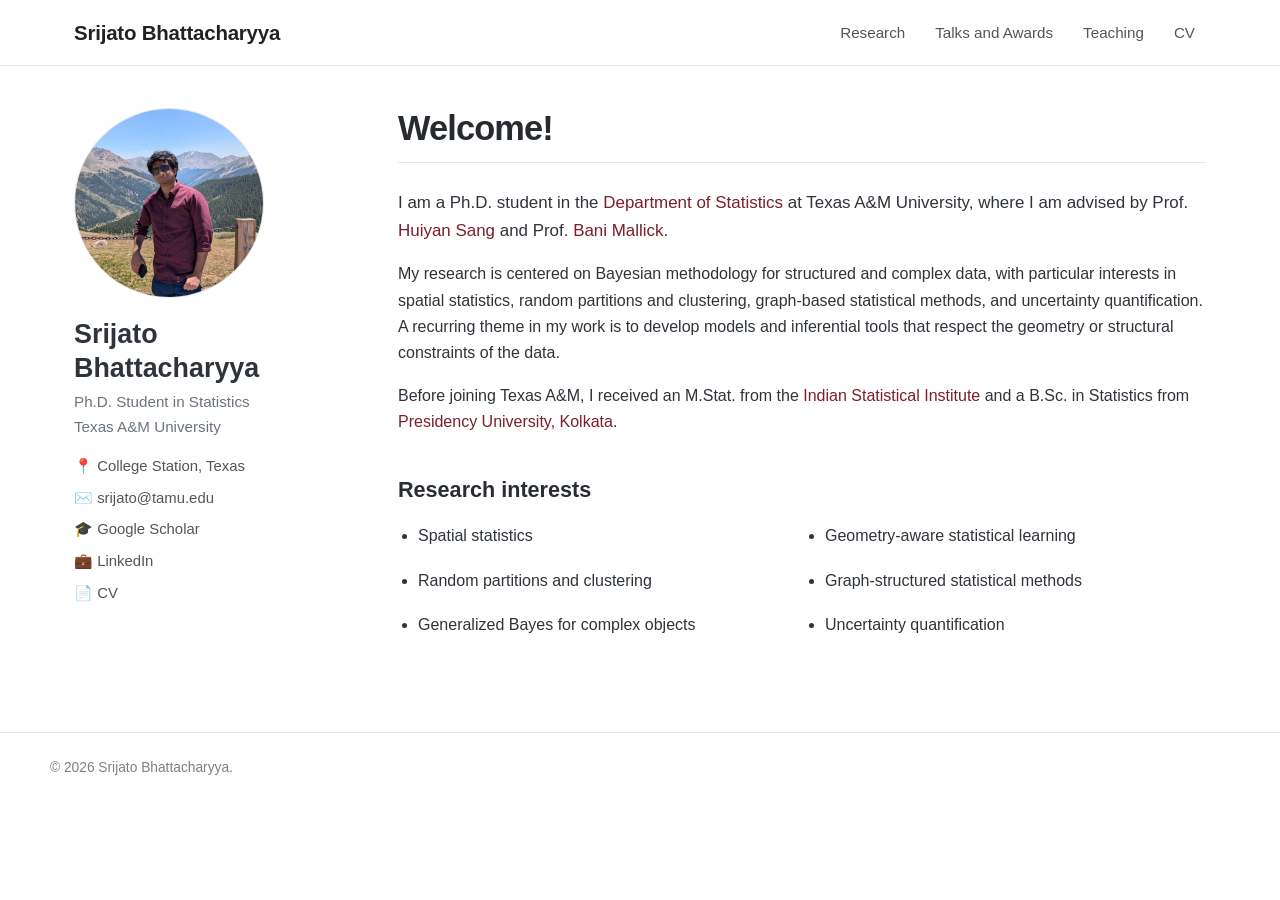
<file: index.html>
<!doctype html>
<html lang="en">
<head>
<meta charset="utf-8">
<meta name="viewport" content="width=device-width, initial-scale=1">
<title>Srijato Bhattacharyya | Statistics</title>
<meta name="description" content="Academic website of Srijato Bhattacharyya, Ph.D. student in Statistics at Texas A&M University.">
<link rel="stylesheet" href="assets/css/style.css">
<script defer src="assets/js/components.js"></script>
<script defer src="assets/js/main.js"></script>
</head>
<body data-page="home">
<div id="site-header"></div>
<main class="layout">
<div id="site-sidebar"></div>
<article class="content">
<h1>Welcome!</h1>
<p class="lead">I am a Ph.D. student in the <a href="https://artsci.tamu.edu/statistics/index.html" target="_blank" rel="noopener">Department of Statistics</a> at Texas A&amp;M University, where I am advised by Prof. <a href="https://sites.google.com/site/huiyansang/" target="_blank" rel="noopener">Huiyan Sang</a> and Prof. <a href="https://sites.google.com/tamu.edu/bani-k-mallick/bio" target="_blank" rel="noopener">Bani Mallick</a>.</p>
<p>My research is centered on Bayesian methodology for structured and complex data, with particular interests in spatial statistics, random partitions and clustering, graph-based statistical methods, and uncertainty quantification. A recurring theme in my work is to develop models and inferential tools that respect the geometry or structural constraints of the data.</p>
<p>Before joining Texas A&amp;M, I received an M.Stat. from the <a href="https://www.isical.ac.in/" target="_blank" rel="noopener">Indian Statistical Institute</a> and a B.Sc. in Statistics from <a href="https://www.presiuniv.ac.in/" target="_blank" rel="noopener">Presidency University, Kolkata</a>.</p>

<h2>Research interests</h2>
<ul class="interests">
<li>Spatial statistics</li>
<li>Geometry-aware statistical learning</li>
<li>Random partitions and clustering</li>
<li>Graph-structured statistical methods</li>
<li>Generalized Bayes for complex objects</li>
<li>Uncertainty quantification</li>
</ul>
</article>
</main>
<div id="site-footer"></div>
</body>
</html>
</file>
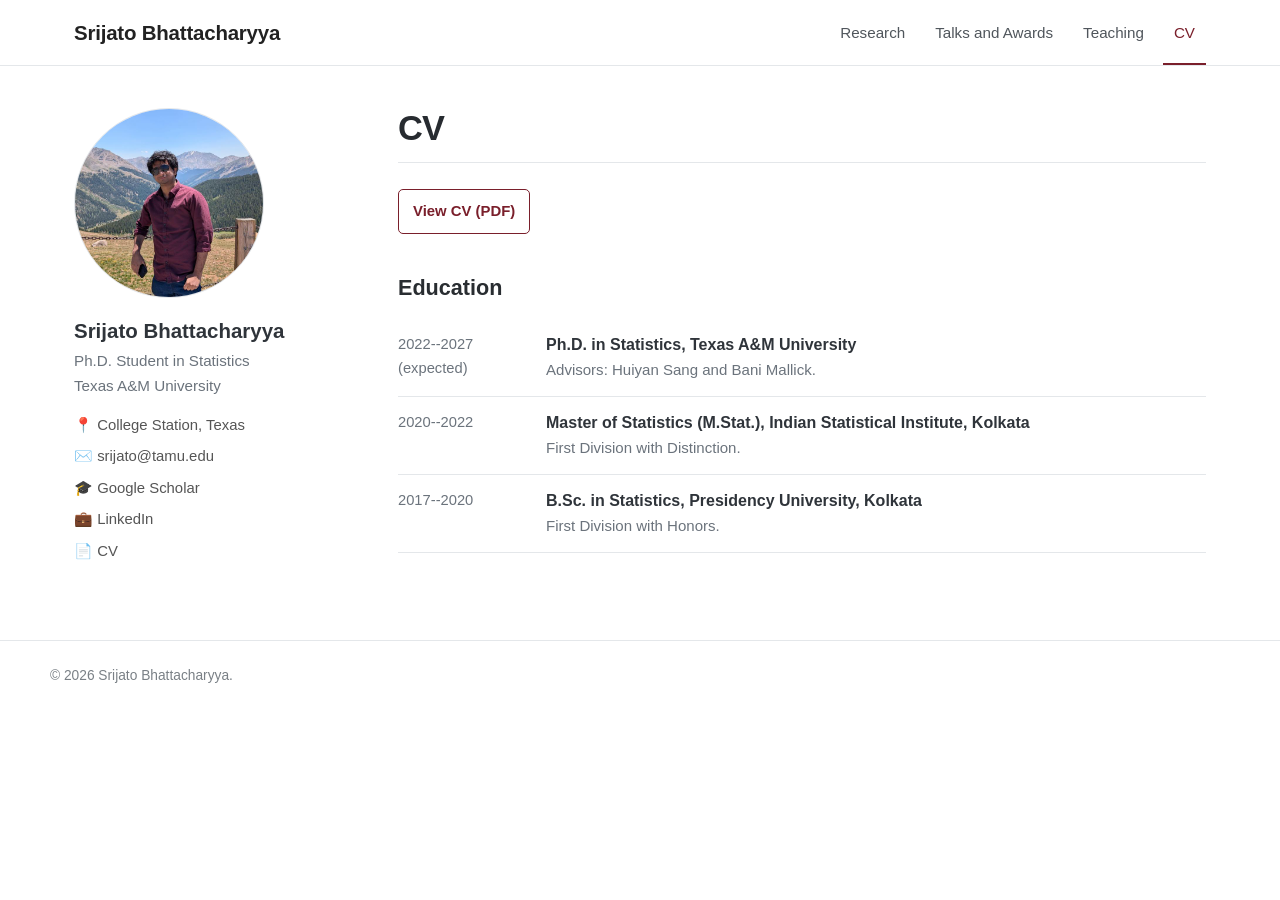
<file: cv.html>
<!doctype html>
<html lang="en">
<head>
  <meta charset="utf-8">
  <meta name="viewport" content="width=device-width, initial-scale=1">
  <title>CV | Srijato Bhattacharyya</title>
  <meta name="description" content="Curriculum vitae of Srijato Bhattacharyya.">
  <link rel="stylesheet" href="assets/css/style.css">
  <script defer src="assets/js/components.js"></script>
  <script defer src="assets/js/main.js"></script>
</head>
<body data-page="cv">
  <div id="site-header"></div>
  <main class="layout">
    <div id="site-sidebar"></div>
    <article class="content">
      <h1>CV</h1>
      <p><a class="btn" href="files/Srijato_Bhattacharyya_CV.pdf" target="_blank" rel="noopener">View CV (PDF)</a></p>
      <h2>Education</h2>
      <div class="timeline">
        <div class="timeline-row">
          <div class="timeline-date">2022--2027 (expected)</div>
          <div>
            <div class="timeline-title">Ph.D. in Statistics, Texas A&amp;M University</div>
            <div class="timeline-sub">Advisors: Huiyan Sang and Bani Mallick.</div>
          </div>
        </div>
        <div class="timeline-row">
          <div class="timeline-date">2020--2022</div>
          <div>
            <div class="timeline-title">Master of Statistics (M.Stat.), Indian Statistical Institute, Kolkata</div>
            <div class="timeline-sub">First Division with Distinction.</div>
          </div>
        </div>
        <div class="timeline-row">
          <div class="timeline-date">2017--2020</div>
          <div>
            <div class="timeline-title">B.Sc. in Statistics, Presidency University, Kolkata</div>
            <div class="timeline-sub">First Division with Honors.</div>
          </div>
        </div>
      </div>
    </article>
  </main>
  <div id="site-footer"></div>
</body>
</html>
</file>
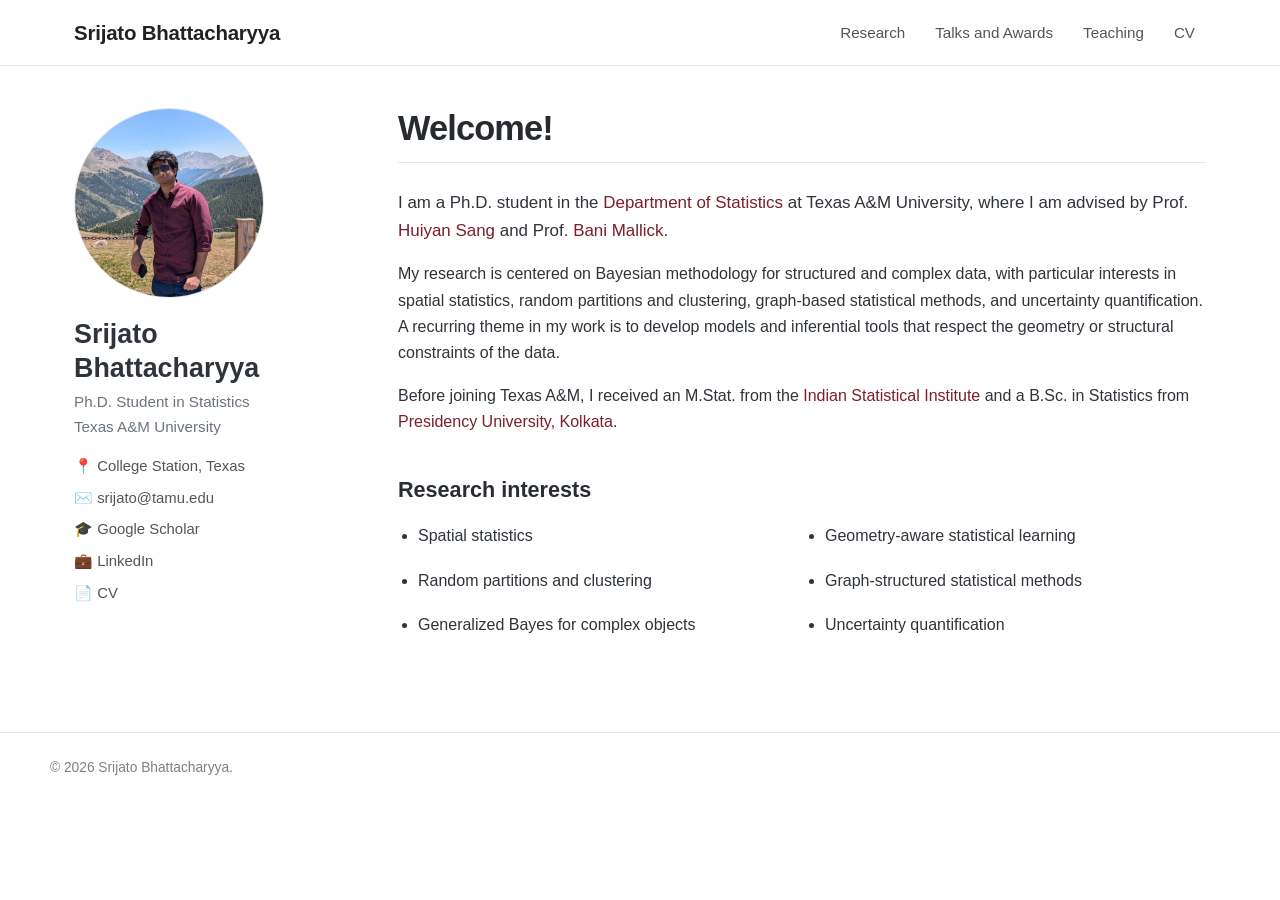
<file: personal.html>
<!doctype html>
<html lang="en">
<head>
  <meta charset="utf-8">
  <meta http-equiv="refresh" content="0; url=index.html">
  <meta name="robots" content="noindex">
  <title>Redirecting...</title>
  <link rel="canonical" href="index.html">
</head>
<body><p>Redirecting to <a href="index.html">home</a>...</p></body>
</html>
</file>
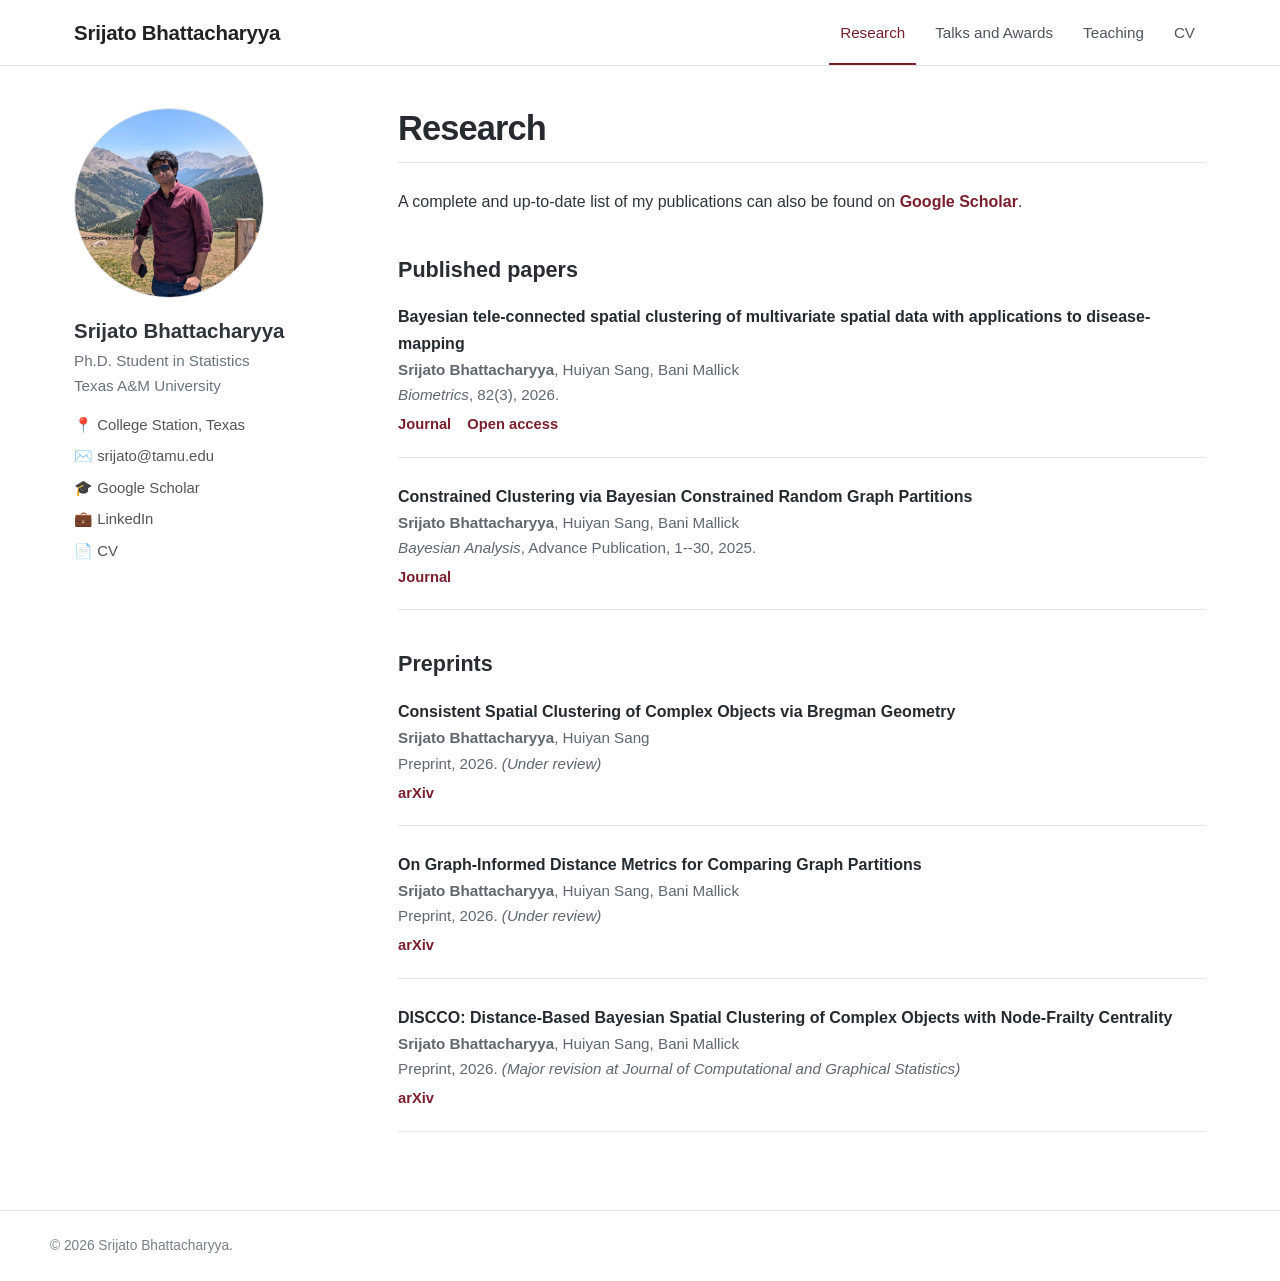
<file: research.html>
<!doctype html>
<html lang="en">
<head>
  <meta charset="utf-8">
  <meta name="viewport" content="width=device-width, initial-scale=1">
  <title>Research | Srijato Bhattacharyya</title>
  <meta name="description" content="Publications and preprints of Srijato Bhattacharyya.">
  <link rel="stylesheet" href="assets/css/style.css">
  <script defer src="assets/js/components.js"></script>
  <script defer src="assets/js/main.js"></script>
</head>
<body data-page="research">
  <div id="site-header"></div>
  <main class="layout">
    <div id="site-sidebar"></div>
    <article class="content">
      <h1>Research</h1>

      <p>A complete and up-to-date list of my publications can also be found on <a href="https://scholar.google.com/citations?hl=en&user=s-dhmSwAAAAJ" target="_blank" rel="noopener"><strong>Google Scholar</strong></a>.</p>

      <h2>Published papers</h2>
      <ul class="paper-list">
        <li class="paper">
          <div class="paper-title">Bayesian tele-connected spatial clustering of multivariate spatial data with applications to disease-mapping</div>
          <div class="paper-authors"><strong>Srijato Bhattacharyya</strong>, Huiyan Sang, Bani Mallick</div>
          <div class="paper-venue"><em>Biometrics</em>, 82(3), 2026.</div>
          <div class="paper-links">
            <a href="https://doi.org/10.1093/biomtc/ujag128" target="_blank" rel="noopener">Journal</a>
            <a href="https://pmc.ncbi.nlm.nih.gov/articles/PMC13377533/" target="_blank" rel="noopener">Open access</a>
          </div>
        </li>
        <li class="paper">
          <div class="paper-title">Constrained Clustering via Bayesian Constrained Random Graph Partitions</div>
          <div class="paper-authors"><strong>Srijato Bhattacharyya</strong>, Huiyan Sang, Bani Mallick</div>
          <div class="paper-venue"><em>Bayesian Analysis</em>, Advance Publication, 1--30, 2025.</div>
          <div class="paper-links">
            <a href="https://doi.org/10.1214/25-BA1563" target="_blank" rel="noopener">Journal</a>
          </div>
        </li>
      </ul>

      <h2>Preprints</h2>
      <ul class="paper-list">
        <li class="paper">
          <div class="paper-title">Consistent Spatial Clustering of Complex Objects via Bregman Geometry</div>
          <div class="paper-authors"><strong>Srijato Bhattacharyya</strong>, Huiyan Sang</div>
          <div class="paper-venue">Preprint, 2026. <em>(Under review)</em></div>
          <div class="paper-links">
            <a href="https://arxiv.org/abs/2610.04166" target="_blank" rel="noopener">arXiv</a>
          </div>
        </li>
        <li class="paper">
          <div class="paper-title">On Graph-Informed Distance Metrics for Comparing Graph Partitions</div>
          <div class="paper-authors"><strong>Srijato Bhattacharyya</strong>, Huiyan Sang, Bani Mallick</div>
          <div class="paper-venue">Preprint, 2026. <em>(Under review)</em></div>
          <div class="paper-links">
            <a href="https://arxiv.org/abs/2607.27689" target="_blank" rel="noopener">arXiv</a>
          </div>
        </li>
        <li class="paper">
          <div class="paper-title">DISCCO: Distance-Based Bayesian Spatial Clustering of Complex Objects with Node-Frailty Centrality</div>
          <div class="paper-authors"><strong>Srijato Bhattacharyya</strong>, Huiyan Sang, Bani Mallick</div>
          <div class="paper-venue">Preprint, 2026. <em>(Major revision at Journal of Computational and Graphical Statistics)</em></div>
          <div class="paper-links">
            <a href="https://arxiv.org/abs/2609.34671" target="_blank" rel="noopener">arXiv</a>
          </div>
        </li>
      </ul>
    </article>
  </main>
  <div id="site-footer"></div>
</body>
</html>
</file>
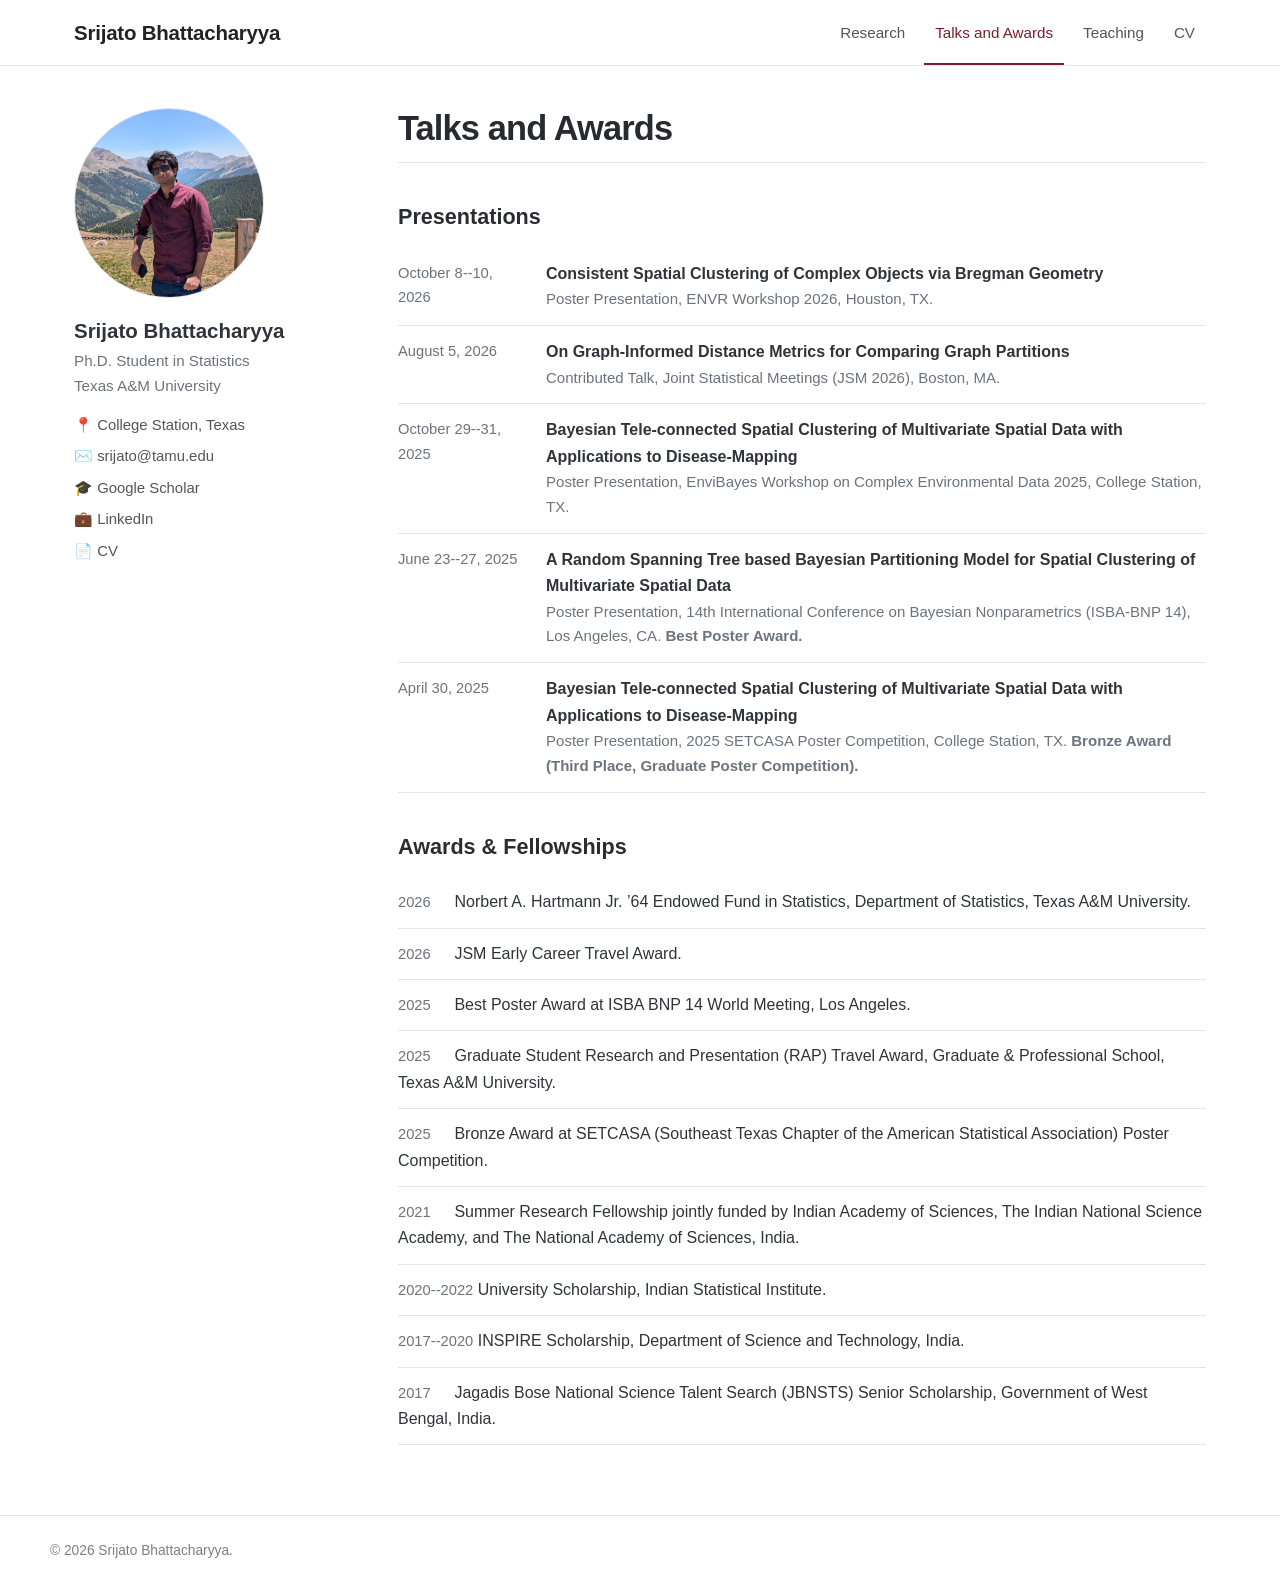
<file: talks.html>
<!doctype html>
<html lang="en">
<head>
  <meta charset="utf-8">
  <meta name="viewport" content="width=device-width, initial-scale=1">
  <title>Talks and Awards | Srijato Bhattacharyya</title>
  <meta name="description" content="Talks, presentations, awards, and fellowships of Srijato Bhattacharyya.">
  <link rel="stylesheet" href="assets/css/style.css">
  <script defer src="assets/js/components.js"></script>
  <script defer src="assets/js/main.js"></script>
</head>
<body data-page="talks">
  <div id="site-header"></div>
  <main class="layout">
    <div id="site-sidebar"></div>
    <article class="content">
      <h1>Talks and Awards</h1>

      <h2>Presentations</h2>
      <div class="timeline">
        <div class="timeline-row">
          <div class="timeline-date">October 8--10, 2026</div>
          <div>
            <div class="timeline-title">Consistent Spatial Clustering of Complex Objects via Bregman Geometry</div>
            <div class="timeline-sub">Poster Presentation, ENVR Workshop 2026, Houston, TX.</div>
          </div>
        </div>
        <div class="timeline-row">
          <div class="timeline-date">August 5, 2026</div>
          <div>
            <div class="timeline-title">On Graph-Informed Distance Metrics for Comparing Graph Partitions</div>
            <div class="timeline-sub">Contributed Talk, Joint Statistical Meetings (JSM 2026), Boston, MA.</div>
          </div>
        </div>
        <div class="timeline-row">
          <div class="timeline-date">October 29--31, 2025</div>
          <div>
            <div class="timeline-title">Bayesian Tele-connected Spatial Clustering of Multivariate Spatial Data with Applications to Disease-Mapping</div>
            <div class="timeline-sub">Poster Presentation, EnviBayes Workshop on Complex Environmental Data 2025, College Station, TX.</div>
          </div>
        </div>
        <div class="timeline-row">
          <div class="timeline-date">June 23--27, 2025</div>
          <div>
            <div class="timeline-title">A Random Spanning Tree based Bayesian Partitioning Model for Spatial Clustering of Multivariate Spatial Data</div>
            <div class="timeline-sub">Poster Presentation, 14th International Conference on Bayesian Nonparametrics (ISBA-BNP 14), Los Angeles, CA. <strong>Best Poster Award.</strong></div>
          </div>
        </div>
        <div class="timeline-row">
          <div class="timeline-date">April 30, 2025</div>
          <div>
            <div class="timeline-title">Bayesian Tele-connected Spatial Clustering of Multivariate Spatial Data with Applications to Disease-Mapping</div>
            <div class="timeline-sub">Poster Presentation, 2025 SETCASA Poster Competition, College Station, TX. <strong>Bronze Award (Third Place, Graduate Poster Competition).</strong></div>
          </div>
        </div>
      </div>

      <h2>Awards &amp; Fellowships</h2>
      <ul class="award-list">
        <li><span class="award-year">2026</span> Norbert A. Hartmann Jr. ’64 Endowed Fund in Statistics, Department of Statistics, Texas A&amp;M University.</li>
        <li><span class="award-year">2026</span> JSM Early Career Travel Award.</li>
        <li><span class="award-year">2025</span> Best Poster Award at ISBA BNP 14 World Meeting, Los Angeles.</li>
        <li><span class="award-year">2025</span> Graduate Student Research and Presentation (RAP) Travel Award, Graduate &amp; Professional School, Texas A&amp;M University.</li>
        <li><span class="award-year">2025</span> Bronze Award at SETCASA (Southeast Texas Chapter of the American Statistical Association) Poster Competition.</li>
        <li><span class="award-year">2021</span> Summer Research Fellowship jointly funded by Indian Academy of Sciences, The Indian National Science Academy, and The National Academy of Sciences, India.</li>
        <li><span class="award-year">2020--2022</span> University Scholarship, Indian Statistical Institute.</li>
        <li><span class="award-year">2017--2020</span> INSPIRE Scholarship, Department of Science and Technology, India.</li>
        <li><span class="award-year">2017</span> Jagadis Bose National Science Talent Search (JBNSTS) Senior Scholarship, Government of West Bengal, India.</li>
      </ul>
    </article>
  </main>
  <div id="site-footer"></div>
</body>
</html>
</file>
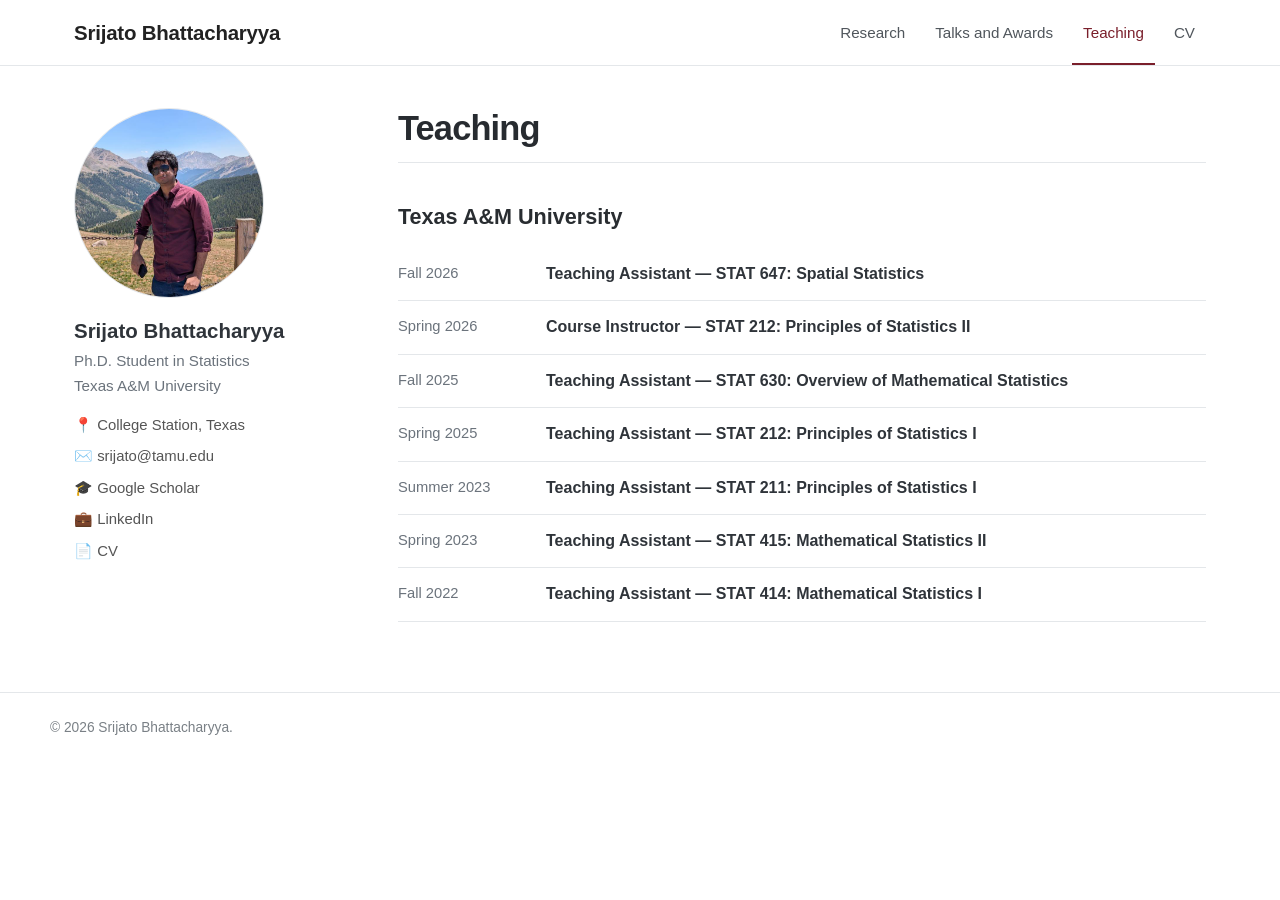
<file: teaching.html>
<!doctype html>
<html lang="en">
<head>
  <meta charset="utf-8">
  <meta name="viewport" content="width=device-width, initial-scale=1">
  <title>Teaching | Srijato Bhattacharyya</title>
  <meta name="description" content="Teaching experience of Srijato Bhattacharyya at Texas A&M University.">
  <link rel="stylesheet" href="assets/css/style.css">
  <script defer src="assets/js/components.js"></script>
  <script defer src="assets/js/main.js"></script>
</head>
<body data-page="teaching">
  <div id="site-header"></div>
  <main class="layout">
    <div id="site-sidebar"></div>
    <article class="content">
      <h1>Teaching</h1>

      <h2>Texas A&amp;M University</h2>
      <div class="timeline">
        <div class="timeline-row">
          <div class="timeline-date">Fall 2026</div>
          <div><div class="timeline-title">Teaching Assistant — STAT 647: Spatial Statistics</div></div>
        </div>
        <div class="timeline-row">
          <div class="timeline-date">Spring 2026</div>
          <div><div class="timeline-title">Course Instructor — STAT 212: Principles of Statistics II</div></div>
        </div>
        <div class="timeline-row">
          <div class="timeline-date">Fall 2025</div>
          <div><div class="timeline-title">Teaching Assistant — STAT 630: Overview of Mathematical Statistics</div></div>
        </div>
        <div class="timeline-row">
          <div class="timeline-date">Spring 2025</div>
          <div><div class="timeline-title">Teaching Assistant — STAT 212: Principles of Statistics I</div></div>
        </div>
        <div class="timeline-row">
          <div class="timeline-date">Summer 2023</div>
          <div><div class="timeline-title">Teaching Assistant — STAT 211: Principles of Statistics I</div></div>
        </div>
        <div class="timeline-row">
          <div class="timeline-date">Spring 2023</div>
          <div><div class="timeline-title">Teaching Assistant — STAT 415: Mathematical Statistics II</div></div>
        </div>
        <div class="timeline-row">
          <div class="timeline-date">Fall 2022</div>
          <div><div class="timeline-title">Teaching Assistant — STAT 414: Mathematical Statistics I</div></div>
        </div>
      </div>
    </article>
  </main>
  <div id="site-footer"></div>
</body>
</html>
</file>
<file: assets/css/style.css>
:root {
  --ink: #2f343a;
  --muted: #6b737c;
  --line: #e4e7ea;
  --accent: #7a1f2b;
  --accent-dark: #5d1520;
  --soft: #f7f7f8;
  --white: #ffffff;
  --max: 1180px;
  --sidebar: 260px;
}

* { box-sizing: border-box; }
html { scroll-behavior: smooth; }
body {
  margin: 0;
  color: var(--ink);
  background: var(--white);
  font-family: -apple-system, BlinkMacSystemFont, "Segoe UI", Roboto, Helvetica, Arial, sans-serif;
  line-height: 1.65;
  font-size: 16px;
}
a { color: var(--accent); text-decoration: none; }
a:hover { color: var(--accent-dark); text-decoration: underline; }

.site-header {
  border-bottom: 1px solid var(--line);
  background: rgba(255,255,255,.97);
  position: sticky;
  top: 0;
  z-index: 50;
  backdrop-filter: blur(8px);
}
.header-inner {
  max-width: var(--max);
  margin: 0 auto;
  min-height: 64px;
  display: flex;
  align-items: center;
  gap: 24px;
  padding: 0 24px;
}
.brand {
  font-weight: 700;
  font-size: 1.28rem;
  color: #222;
  letter-spacing: -.01em;
  white-space: nowrap;
}
.brand:hover { text-decoration: none; color: var(--accent); }
.nav { margin-left: auto; display: flex; gap: 8px; align-items: center; }
.nav a {
  color: #50565c;
  padding: 20px 11px 18px;
  border-bottom: 2px solid transparent;
  font-size: .95rem;
}
.nav a:hover, .nav a.active { color: var(--accent); border-bottom-color: var(--accent); text-decoration: none; }
.menu-button {
  display: none;
  margin-left: auto;
  border: 1px solid var(--line);
  background: white;
  border-radius: 6px;
  padding: 8px 10px;
  font-size: 1rem;
  cursor: pointer;
}

.layout {
  max-width: var(--max);
  margin: 0 auto;
  padding: 42px 24px 70px;
  display: grid;
  grid-template-columns: var(--sidebar) minmax(0, 1fr);
  gap: 64px;
}
.sidebar { position: sticky; top: 104px; align-self: start; }
.avatar {
  width: 190px;
  height: 190px;
  border-radius: 50%;
  overflow: hidden;
  margin-bottom: 20px;
  border: 1px solid var(--line);
  background: var(--soft);
}
.avatar img {
  width: 100%;
  height: 100%;
  object-fit: cover;
  object-position: 50% 38%;
  display: block;
}
.sidebar h2 { margin: 0 0 4px; font-size: 1.28rem; line-height: 1.25; }
.sidebar .role { color: var(--muted); font-size: .95rem; margin-bottom: 15px; }
.sidebar .meta { list-style: none; padding: 0; margin: 15px 0 0; font-size: .93rem; color: #555; }
.sidebar .meta li { margin: 7px 0; }
.sidebar .meta a { color: #555; }
.sidebar .meta a:hover { color: var(--accent); }

.content { min-width: 0; }
.content h1 {
  font-size: 2.15rem;
  line-height: 1.2;
  margin: 0 0 26px;
  padding-bottom: 13px;
  border-bottom: 1px solid var(--line);
  color: #272b30;
  letter-spacing: -.025em;
}
.content h2 {
  font-size: 1.35rem;
  margin: 36px 0 13px;
  color: #292d31;
}
.content h3 { font-size: 1.08rem; margin: 25px 0 7px; }
.content p { margin: 0 0 16px; }
.content ul { padding-left: 1.25rem; }
.content li { margin-bottom: 8px; }
.lead { font-size: 1.06rem; }

.interests {
  display: grid;
  grid-template-columns: repeat(2, minmax(0,1fr));
  gap: 10px 26px;
  padding-left: 1.15rem;
}

.paper-list { list-style: none; padding: 0 !important; margin: 0; }
.paper {
  padding: 18px 0 20px;
  border-bottom: 1px solid var(--line);
}
.paper:first-child { padding-top: 4px; }
.paper-title { font-weight: 650; color: #252a2f; }
.paper-authors, .paper-venue { color: #60676e; font-size: .95rem; }
.paper-links { margin-top: 5px; font-size: .92rem; }
.paper-links a { margin-right: 12px; font-weight: 600; }
.badge {
  display: inline-block;
  vertical-align: 1px;
  border: 1px solid #dac3c8;
  color: var(--accent-dark);
  background: #fcf7f8;
  border-radius: 999px;
  padding: 1px 8px;
  font-size: .72rem;
  margin-left: 7px;
  font-weight: 600;
}

.timeline { margin: 8px 0 0; }
.timeline-row {
  display: grid;
  grid-template-columns: 130px minmax(0,1fr);
  gap: 18px;
  padding: 13px 0;
  border-bottom: 1px solid var(--line);
}
.timeline-date { color: var(--muted); font-size: .92rem; }
.timeline-title { font-weight: 600; }
.timeline-sub { color: var(--muted); font-size: .94rem; }

.award-list { list-style: none; padding: 0 !important; margin: 0; }
.award-list li {
  padding: 12px 0;
  border-bottom: 1px solid var(--line);
  margin: 0;
}
.award-year { color: var(--muted); font-size: .92rem; display: inline-block; min-width: 52px; }

.callout {
  margin: 24px 0;
  padding: 16px 18px;
  background: #faf8f8;
  border: 1px solid #eee3e5;
  border-left: 4px solid var(--accent);
  border-radius: 4px;
}

.btn {
  display: inline-block;
  padding: 9px 14px;
  border-radius: 5px;
  border: 1px solid var(--accent);
  color: var(--accent);
  font-weight: 600;
  font-size: .93rem;
}
.btn:hover { color: white; background: var(--accent); text-decoration: none; }

.footer {
  border-top: 1px solid var(--line);
  color: #7a8086;
  font-size: .86rem;
  padding: 24px;
}
.footer-inner { max-width: var(--max); margin: 0 auto; }
.small { font-size: .9rem; color: var(--muted); }
.kicker { color: var(--accent); font-weight: 700; letter-spacing: .06em; font-size: .75rem; text-transform: uppercase; margin-bottom: 8px; }

@media (max-width: 820px) {
  .header-inner { min-height: 58px; }
  .menu-button { display: inline-block; }
  .nav {
    display: none;
    position: absolute;
    left: 0;
    right: 0;
    top: 58px;
    background: white;
    border-bottom: 1px solid var(--line);
    padding: 7px 18px 12px;
    flex-direction: column;
    align-items: stretch;
  }
  .nav.open { display: flex; }
  .nav a { padding: 10px 6px; border-bottom: none; }
  .layout { grid-template-columns: 1fr; gap: 30px; padding-top: 30px; }
  .sidebar { position: static; display: grid; grid-template-columns: 116px 1fr; column-gap: 20px; }
  .avatar { width: 116px; height: 116px; grid-row: 1 / span 2; }
  .sidebar .meta { grid-column: 1 / -1; }
  .content h1 { font-size: 1.8rem; }
}

@media (max-width: 520px) {
  .header-inner { padding: 0 16px; }
  .layout { padding-left: 17px; padding-right: 17px; }
  .sidebar { display: block; }
  .avatar { width: 136px; height: 136px; }
  .interests { grid-template-columns: 1fr; }
  .timeline-row { grid-template-columns: 1fr; gap: 2px; }
}

/* Slightly larger profile name on the homepage */
body[data-page="home"] .sidebar h2 { font-size: 1.68rem; }
</file>
